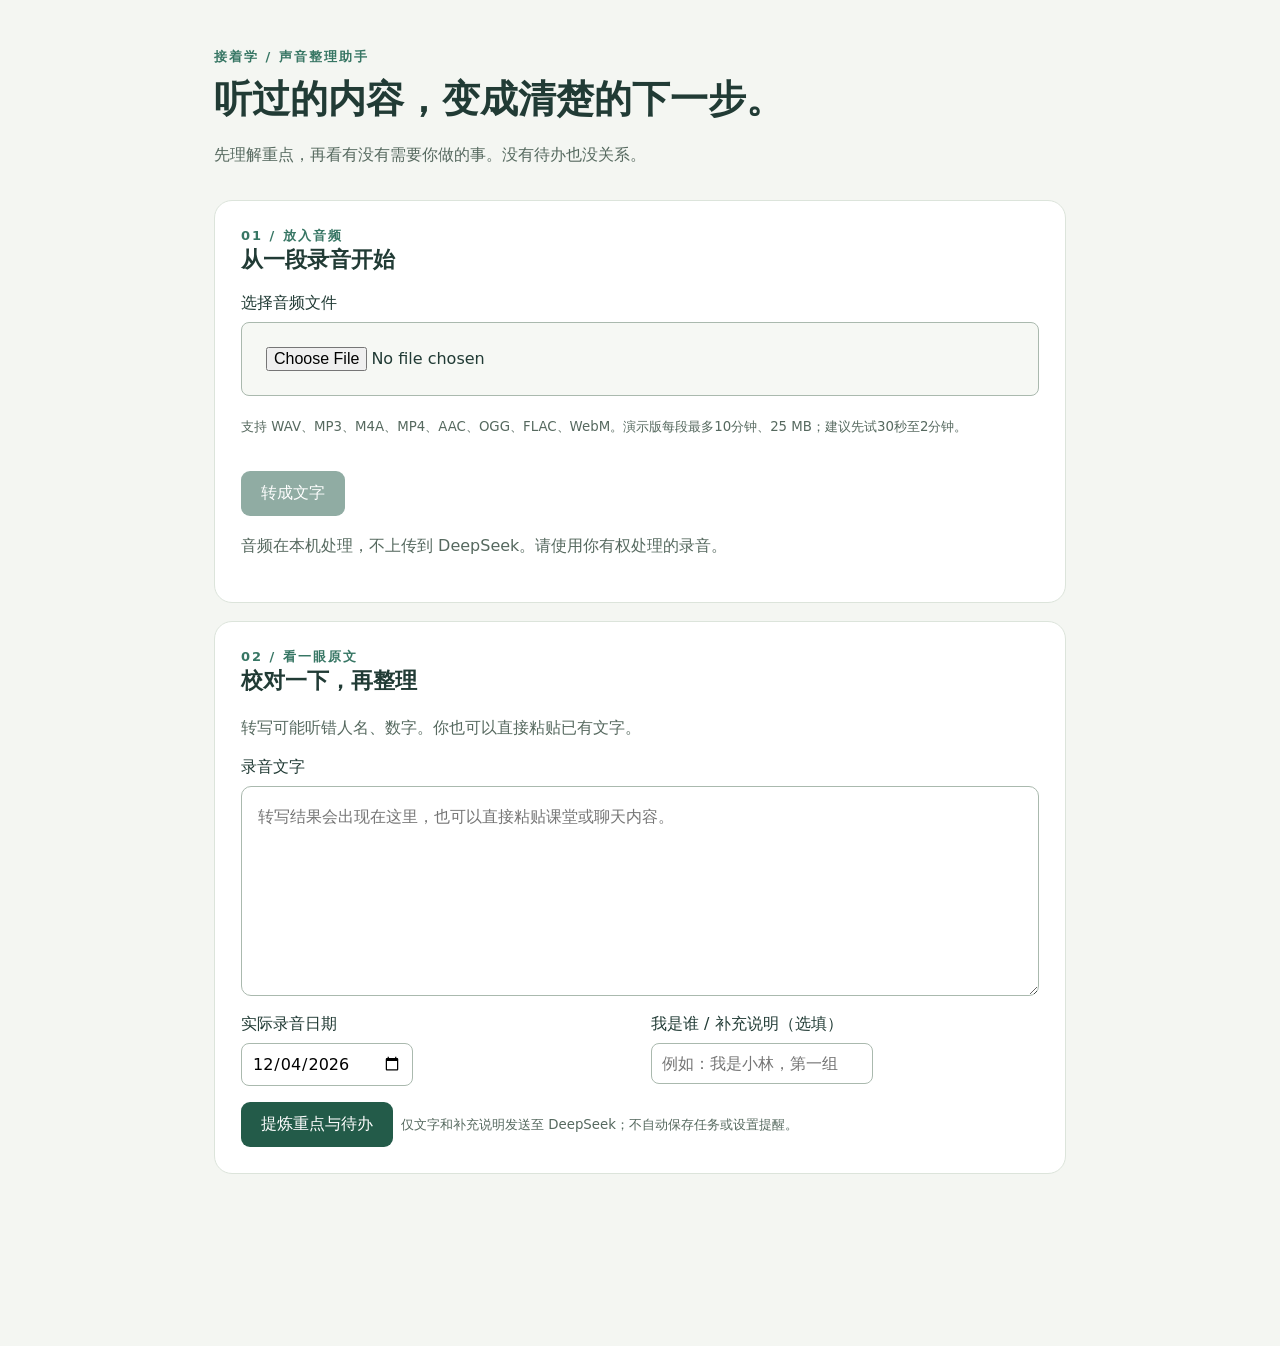
<file: index.html>
<!doctype html>
<html lang="zh-CN"><meta charset="utf-8"><meta name="viewport" content="width=device-width,initial-scale=1">
<title>接着学 · 从声音到下一步</title>
<style>
:root{font-family:system-ui;color:#213b35;background:#f4f6f2}*{box-sizing:border-box}body{margin:0}main{max-width:900px;margin:48px auto;padding:0 24px 60px}header{margin-bottom:32px}h1{font-size:38px;margin:8px 0}h2{font-size:22px;margin:0 0 18px}h3{font-size:18px}p{line-height:1.7}section,.task{background:white;border:1px solid #dce4db;border-radius:18px;padding:26px;margin:18px 0}small,.muted{color:#56695f}.step{color:#377664;font-size:13px;font-weight:700;letter-spacing:2px}textarea,input,button{font:inherit}textarea{width:100%;min-height:210px;resize:vertical;padding:16px;border:1px solid #aab9ae;border-radius:10px;line-height:1.7}input{padding:10px;max-width:100%;border:1px solid #aab9ae;border-radius:8px}input[type=file]{width:100%;background:#f6f8f4;padding:24px}label{display:block;margin:14px 0 8px}button{cursor:pointer;background:#235b49;color:white;border:0;border-radius:9px;padding:12px 20px;margin:16px 8px 0 0}button:disabled{opacity:.5;cursor:wait}button.secondary{background:#e9eee7;color:#254539}audio{width:100%;margin:18px 0}blockquote{border-left:3px solid #bdcdbb;padding-left:16px;margin-left:0;color:#53655a;white-space:pre-wrap}pre{white-space:pre-wrap;overflow-wrap:anywhere}.task{background:#f8faf6;padding:18px}.row{display:flex;gap:22px;flex-wrap:wrap}.row>div{flex:1;min-width:200px}#status{padding:12px 0;min-height:30px}summary{cursor:pointer;padding:12px 0}li{margin:12px 0;line-height:1.7}:focus-visible{outline:3px solid #b78b23;outline-offset:3px}[hidden]{display:none!important}@media(max-width:600px){main{margin:24px auto;padding:0 16px}h1{font-size:30px}section{padding:20px}}
</style>
<main><header><div class="step">接着学 / 声音整理助手</div><h1>听过的内容，变成清楚的下一步。</h1><p class="muted">先理解重点，再看有没有需要你做的事。没有待办也没关系。</p></header>
<section><div class="step">01 / 放入音频</div><h2>从一段录音开始</h2><label for="file">选择音频文件</label><input type="file" id="file" accept=".wav,.mp3,.m4a,.mp4,.aac,.ogg,.flac,.webm"><p><small>支持 WAV、MP3、M4A、MP4、AAC、OGG、FLAC、WebM。演示版每段最多10分钟、25 MB；建议先试30秒至2分钟。</small></p><audio id="player" controls hidden></audio><button id="transcribe" disabled>转成文字</button><p class="muted">音频在本机处理，不上传到 DeepSeek。请使用你有权处理的录音。</p></section>
<section><div class="step">02 / 看一眼原文</div><h2>校对一下，再整理</h2><p class="muted">转写可能听错人名、数字。你也可以直接粘贴已有文字。</p><form id="form"><label for="text">录音文字</label><textarea id="text" maxlength="12000" required placeholder="转写结果会出现在这里，也可以直接粘贴课堂或聊天内容。"></textarea><div class="row"><div><label for="date">实际录音日期</label><input id="date" type="date" required></div><div><label for="context">我是谁 / 补充说明（选填）</label><input id="context" maxlength="500" placeholder="例如：我是小林，第一组"></div></div><button id="run">提炼重点与待办</button><small>仅文字和补充说明发送至 DeepSeek；不自动保存任务或设置提醒。</small></form></section>
<p id="status" role="status" aria-live="polite"></p><section id="cards" hidden></section><details id="debug" hidden><summary>查看接口数据（开发用）</summary><pre id="result"></pre></details></main>
<script>
const $=id=>document.getElementById(id), file=$('file'), player=$('player'), transcribe=$('transcribe'), text=$('text'), status=$('status'), cards=$('cards'), debug=$('debug'), run=$('run');
let audioURL=null,busy=false;
const now=new Date();$('date').value=`${now.getFullYear()}-${String(now.getMonth()+1).padStart(2,'0')}-${String(now.getDate()).padStart(2,'0')}`;
function lock(value){busy=value;run.disabled=value;transcribe.disabled=value||!file.files.length;file.disabled=value;text.disabled=value;$('context').disabled=value;$('date').disabled=value;}
function clearResult(){cards.hidden=true;debug.hidden=true;}
file.onchange=()=>{clearResult();if(audioURL)URL.revokeObjectURL(audioURL);const f=file.files[0];player.hidden=!f;transcribe.disabled=!f;if(f){audioURL=URL.createObjectURL(f);player.src=audioURL;status.textContent='文件已选择。点击“转成文字”；更换录音不会自动覆盖你编辑过的文字。';}};
async function requestJSON(path,options){const res=await fetch(path,options);const data=await res.json();if(!res.ok)throw Error(data.error||'处理失败，请重试');return data;}
transcribe.onclick=async()=>{if(busy)return;const f=file.files[0];if(!f)return;if(f.size>25*1024*1024){status.textContent='文件超过25 MB，请拆分后上传。';return;}if(text.value.trim()&&!confirm('转写成功后将替换当前文字，是否继续？'))return;lock(true);clearResult();status.textContent='正在本机转写，首次加载可能较慢，请保持页面打开…';try{const data=await requestJSON('/api/transcribe',{method:'POST',headers:{'Content-Type':'application/octet-stream','X-Filename':encodeURIComponent(f.name)},body:f});text.value=data.text;if(data.text.length>12000){status.textContent='转写完成，但超过分析长度限制。请缩短到12000字以内再整理。';}else{status.textContent=data.text.trim()?'转写完成。请核对文字和录音日期，再点击“提炼重点与待办”。':'未识别到清晰语音。请回听检查音量，或尝试更清楚的片段。';}text.focus();}catch(e){status.textContent=e.message;}finally{lock(false);}};
function add(parent,tag,value){const el=document.createElement(tag);el.textContent=value;parent.appendChild(el);return el;}
function render(data){cards.replaceChildren();add(cards,'div','03 / 整理结果').className='step';add(cards,'h2','先看重点');add(cards,'p',data.reading_card);const list=document.createElement('ul');for(const point of data.key_points||[])add(list,'li',point);cards.appendChild(list);
if(data.clarifications.length){add(cards,'h2','还需要确认');for(const q of data.clarifications){add(cards,'p',q.question);add(cards,'blockquote',q.source_quote);}add(cards,'p','在上方“补充说明”中回答，再点一次整理。');}
if(data.tasks.length){add(cards,'h2','你可以做的事');for(const task of data.tasks){const box=document.createElement('div');box.className='task';add(box,'h3',task.title);add(box,'p','截止日期：'+(task.due_date||'尚未明确'));add(box,'p','建议第一步：'+task.first_step);const detail=document.createElement('details');add(detail,'summary','核对原句');add(detail,'blockquote',task.source_quote);box.appendChild(detail);cards.appendChild(box);}add(cards,'small','这些是待核对的建议，尚未保存，也没有安排提醒。');}
else{add(cards,'h2',data.clarifications.length?'先确认，再生成任务':'这次只需要了解');add(cards,'p',data.clarifications.length?'不确定的行动暂不放入你的待办。':'没有识别到明确属于你的待办，保留上面的重点即可。');}
cards.hidden=false;debug.hidden=false;$('result').textContent=JSON.stringify(data,null,2);cards.scrollIntoView({behavior:'smooth',block:'start'});}
$('form').onsubmit=async e=>{e.preventDefault();if(busy)return;const original=text.value,context=$('context').value.trim();const combined=original+(context?'\n用户说明：'+context:'');if(combined.length>12000){status.textContent='文字与补充说明合计不能超过12000字，请缩短后重试。';return;}lock(true);clearResult();status.textContent='正在理解内容、提炼重点与行动…';try{render(await requestJSON('/api/analyze',{method:'POST',headers:{'Content-Type':'application/json'},body:JSON.stringify({text:combined,recorded_date:$('date').value})}));status.textContent='整理完成，请核对重要日期和原句。';}catch(e){status.textContent=e.message;}finally{lock(false);}};
</script></html>
</file>
